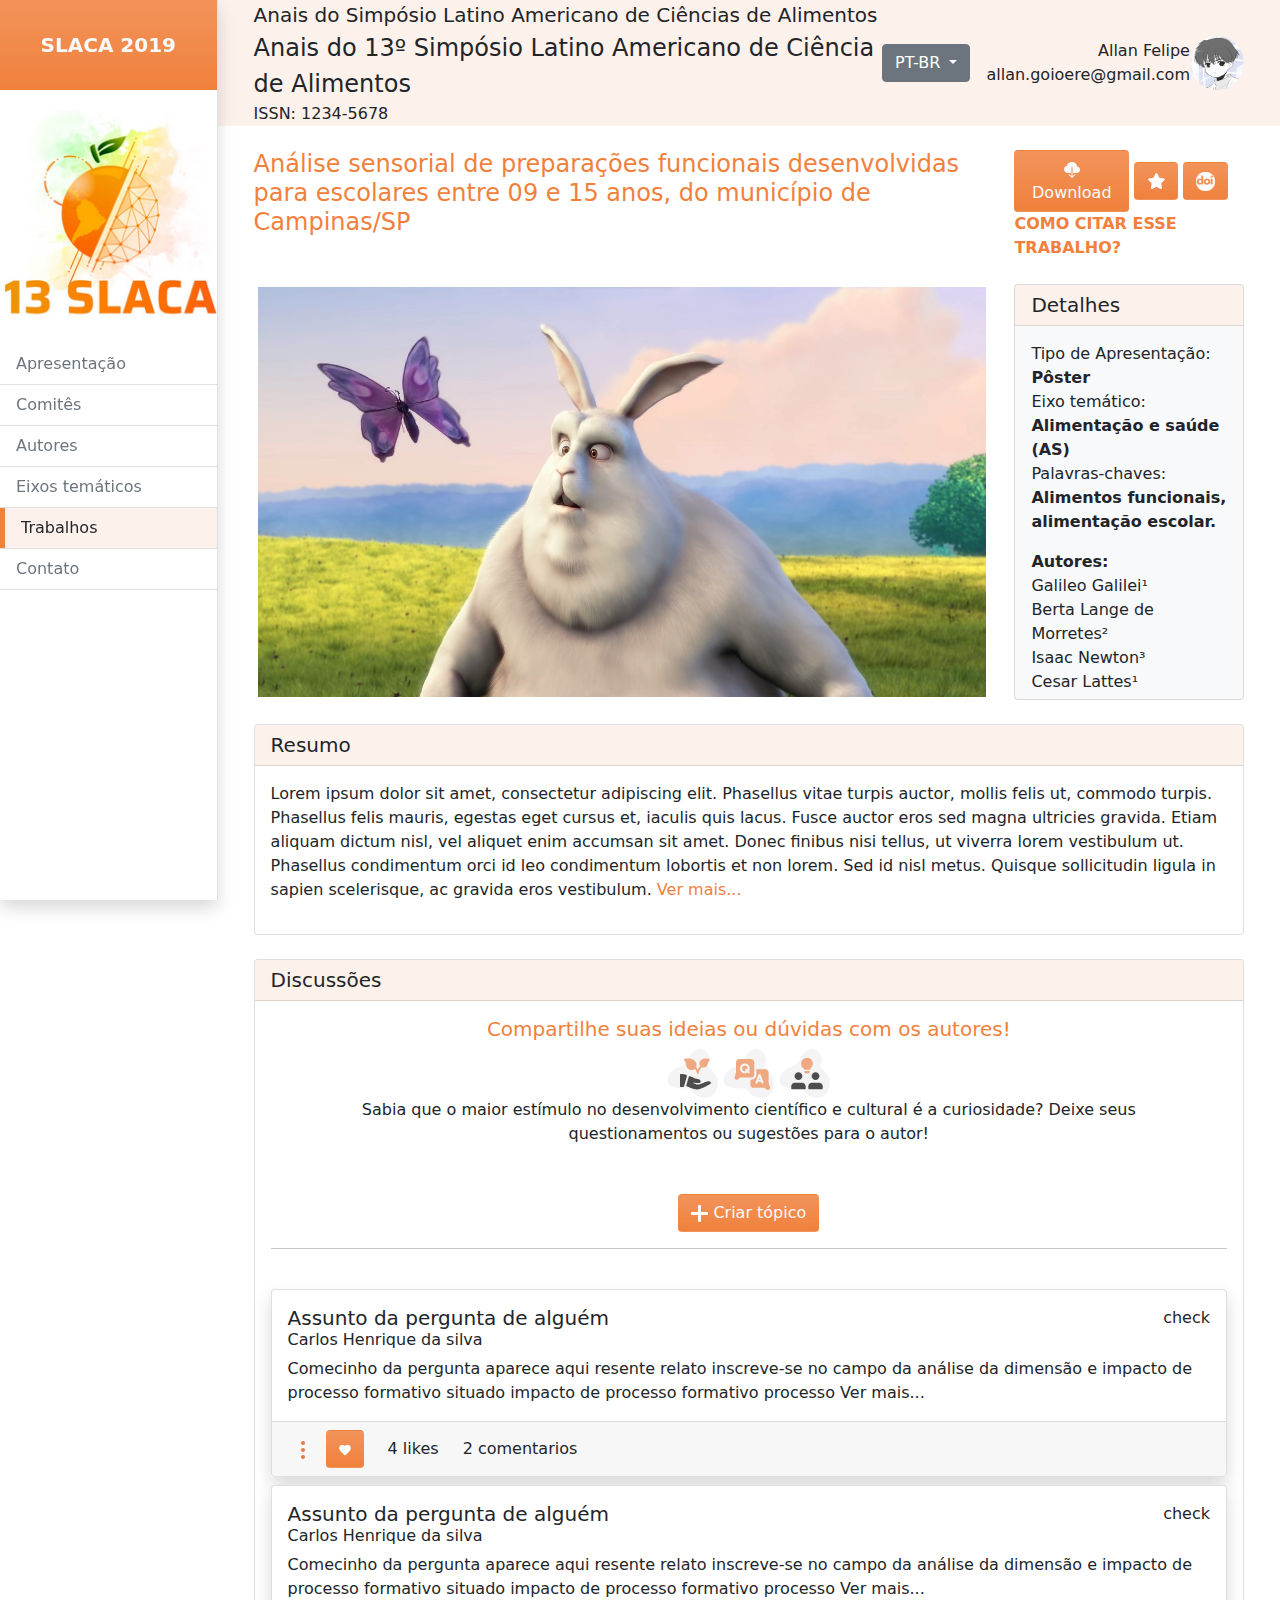
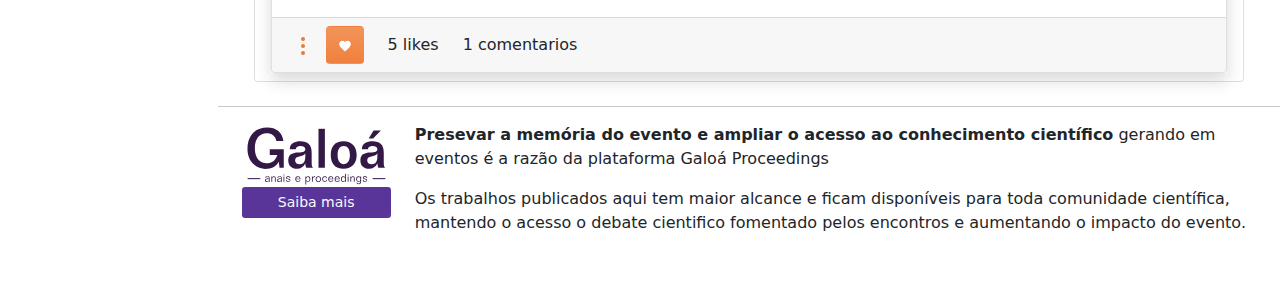
<file: index.html>
<!DOCTYPE html>
<html lang="pt-br">

<head>
    <meta charset="UTF-8">
    <meta http-equiv="X-UA-Compatible" content="IE=edge">
    <meta name="viewport" content="width=device-width, initial-scale=1.0">
    <title>SLACA 2019 - Anais do 13º Simpósio Latino Americano de Ciências de Alimentos</title>
    <link rel="stylesheet" href="./public/style/style.css">
    <link href="https://vjs.zencdn.net/7.18.1/video-js.css" rel="stylesheet" />
</head>

<body>
    <div class="container-fluid p-0 m-0">
        <div class="d-flex flex-column flex-lg-row h-lg-full bg-surface-secondary" id="page">
            <nav id="sidebar" class="navbar fixed-top p-0 navbar-expand-lg border-end shadow bg-gradient">
                <button class="navbar-toggler ms-n2" type="button" data-bs-toggle="collapse"
                    data-bs-target="#sidebarCollapse" aria-controls="sidebarCollapse" aria-expanded="false"
                    aria-label="Toggle navigation" id="buttonCollapse">
                    <svg xmlns="http://www.w3.org/2000/svg" width="25" height="25" fill="black" class="bi bi-list"
                        viewBox="0 0 16 16">
                        <path fill-rule="evenodd"
                            d="M2.5 12a.5.5 0 0 1 .5-.5h10a.5.5 0 0 1 0 1H3a.5.5 0 0 1-.5-.5zm0-4a.5.5 0 0 1 .5-.5h10a.5.5 0 0 1 0 1H3a.5.5 0 0 1-.5-.5zm0-4a.5.5 0 0 1 .5-.5h10a.5.5 0 0 1 0 1H3a.5.5 0 0 1-.5-.5z" />
                    </svg>
                </button>
                <div
                    class="bg-orange-1 bg-gradient d-flex align-items-center justify-content-center navbar-brand m-0 h-10 mh-75p text-center">
                    <a class="text-decoration-none font-weight-bold text-light" href="#">SLACA 2019</a>
                </div>
                <div class="m-0 h-10 collapse-lg-mobile d-lg-none d-flex align-items-center justify-content-center">
                    <div class="dropdown">
                        <button class="btn btn-secondary dropdown-toggle" type="button" id="dropdownLanguage1"
                            data-bs-toggle="dropdown" aria-expanded="false">
                            PT-BR
                        </button>
                        <ul class="dropdown-menu languageList" aria-labelledby="dropdownLanguage1">
                            <li><button class="dropdown-item languageSelect"
                                    data-translate-select="pt-br">PT-BR</button></li>
                            <li><button class="dropdown-item languageSelect"
                                    data-translate-select="en-us">EN-US</button></li>
                            <li><button class="dropdown-item languageSelect"
                                    data-translate-select="es-es">ES-ES</button></li>
                        </ul>
                    </div>
                    <div class="dropdown mx-2">
                        <a href="#" class="dropdown-toggle profile" id="dropdownPerfil1" data-bs-toggle="dropdown"
                            aria-expanded="false">
                            <img class="profile-image rounded-circle" src="./public/img/profile.jpg" alt="Perfil">
                        </a>
                        <ul class="dropdown-menu dropdown-menu-perfil" aria-labelledby="dropdownPerfil1">
                            <li><a class="dropdown-item">Perfil</a></li>
                            <li><a class="dropdown-item">Configurações</a></li>
                            <li><a class="dropdown-item border-top">Sair</a></li>
                        </ul>
                    </div>
                </div>
                <div class="collapse-lg">
                    <img class="collapse-lg w-100" src="./public/img/dewey4.jpg" alt=" 13 Slacas">
                </div>
                <div class="navbar-collapse collapse" id="sidebarCollapse">
                    <ul class="navbar-nav p-0 m-0 w-100">
                        <li class="nav-item border-bottom">
                            <a class="nav-link ps-3 text-secondary" href="#">Apresentação</a>
                        </li>
                        <li class="nav-item border-bottom">
                            <a class="nav-link ps-3 text-secondary" href="#">Comitês</a>
                        </li>
                        <li class="nav-item border-bottom">
                            <a class="nav-link ps-3 text-secondary" href="#">Autores</a>
                        </li>
                        <li class="nav-item border-bottom">
                            <a class="nav-link ps-3 text-secondary" href="#">Eixos temáticos</a>
                        </li>
                        <li class="nav-item border-bottom active">
                            <a class="nav-link ps-3 text-dark border-start border-5 border-orange bg-gray-1"
                                href="#page">Trabalhos</a>
                        </li>
                        <li class="nav-item border-bottom">
                            <a class="nav-link ps-3 text-secondary" href="#">Contato</a>
                        </li>
                    </ul>
                </div>
            </nav>
            <div class="w-100 p-0" id="conteudo">
                <header id="cabeca" class="row m-0 bg-gray-1 mh-75p px-4">
                    <div class="col-12 col-lg-8 d-flex flex-column justify-content-center">
                        <p class="m-0 fs-5"><span id="titulo">Anais do Simpósio Latino Americano de Ciências de
                                Alimentos</span></p>
                        <p class="m-0 fs-4"><span id="titulo_alt">Anais do 13º Simpósio Latino Americano de Ciência de
                                Alimentos</span></p>
                        <p class="m-0 fs-6">ISSN: <span id="issn">1234-5678</span></p>
                    </div>
                    <div class="collapse-lg col-lg-4 d-none d-lg-flex align-items-center justify-content-end">
                        <div class="dropdown">
                            <button class="btn btn-secondary dropdown-toggle" type="button" id="dropdownLanguage2"
                                data-bs-toggle="dropdown" aria-expanded="false">
                                PT-BR
                            </button>
                            <ul class="dropdown-menu languageList" aria-labelledby="dropdownLanguage2">
                                <li><button class="dropdown-item languageSelect"
                                        data-translate-select="pt-br">PT-BR</button></li>
                                <li><button class="dropdown-item languageSelect"
                                        data-translate-select="en-us">EN-US</button></li>
                                <li><button class="dropdown-item languageSelect"
                                        data-translate-select="es-es">ES-ES</button></li>
                            </ul>
                        </div>
                        <div class="ms-3">
                            <p class="m-0 p-0 text-end"><span id="nomePerfil">Allan Felipe</span></p>
                            <p class="m-0 p-0 text-end"><span id="emialPerfil">allan.goioere@gmail.com</span></p>
                        </div>
                        <div class="dropdown">
                            <a href="#" class="dropdown-toggle profile" id="dropdownPerfil2" data-bs-toggle="dropdown"
                                aria-expanded="false">
                                <img class="profile-image rounded-circle" src="./public/img/profile.jpg" alt="Perfil">
                            </a>
                            <ul class="dropdown-menu" aria-labelledby="dropdownPerfil2">
                                <li><a class="dropdown-item">Perfil</a></li>
                                <li><a class="dropdown-item">Configurações</a></li>
                                <li><a class="dropdown-item border-top">Sair</a></li>
                            </ul>
                        </div>
                    </div>
                </header>
                <main class="m-0 px-4 row">
                    <article class="col-12 row m-0 p-0">
                        <header class="col-12 col-lg-9 py-lg-4 pt-2 orange-1 ">
                            <h4>Análise sensorial de preparações funcionais desenvolvidas para escolares entre 09 e
                                15 anos, do município de Campinas/SP </h4>
                        </header>
                        <div class="col-12 col-lg-3 py-lg-4 pt-2">
                            <a class="btn bg-orange-1 bg-gradient text-light mw-50" href="#" download>
                                <svg xmlns="http://www.w3.org/2000/svg" width="16" height="16" fill="currentColor"
                                    class="bi bi-cloud-download-fill" viewBox="0 0 16 16">
                                    <path fill-rule="evenodd"
                                        d="M8 0a5.53 5.53 0 0 0-3.594 1.342c-.766.66-1.321 1.52-1.464 2.383C1.266 4.095 0 5.555 0 7.318 0 9.366 1.708 11 3.781 11H7.5V5.5a.5.5 0 0 1 1 0V11h4.188C14.502 11 16 9.57 16 7.773c0-1.636-1.242-2.969-2.834-3.194C12.923 1.999 10.69 0 8 0zm-.354 15.854a.5.5 0 0 0 .708 0l3-3a.5.5 0 0 0-.708-.708L8.5 14.293V11h-1v3.293l-2.146-2.147a.5.5 0 0 0-.708.708l3 3z" />
                                </svg> Download</a>
                            <button class="btn bg-orange-1 bg-gradient text-light">
                                <img src="./public/img/star.svg" alt="Favoritos">
                            </button>
                            <button class="btn bg-orange-1 bg-gradient text-light">
                                <img src="./public/img/di.svg" class="text-light" alt="di">
                            </button>
                            <div>
                                <a href="#"
                                    class="ms-2 ms-lg-0 orange-1 text-decoration-none font-weight-bold mw-100">COMO
                                    CITAR ESSE TRABALHO?</a>
                            </div>
                        </div>
                        <div class="col-12 col-lg-9 m-0 p-3 py-lg-0 px-lg-3 row">
                            <div class="col-12 ratio ratio-16x9 p-0">
                                <video id="main-video" class="video-js w-100 position-absolute p-0"
                                    poster="./public/img/bbb_thumb.jpg"
                                    data-setup='{"controls": true, "autoplay": false, "preload": "auto"}'>
                                    <source
                                        src="https://cdn.discordapp.com/attachments/948435013257543691/963181350309998592/bbb_720.mp4"
                                        type="video/mp4">
                                    <p class="vjs-no-js">
                                        Ative seu javascript para exibir o video!
                                    </p>
                                </video>
                            </div>
                        </div>
                        <aside class="row col-12 col-lg-3 m-0" id="aside-main">
                            <div class="card text-dark bg-light p-0 inherit">
                                <div class="card-header bg-gray-1">
                                    <h5 class="m-0">Detalhes</h5>
                                </div>
                                <div class="card-body overflow-scroll-lg">
                                    <p class="card-text m-0">Tipo de Apresentação: <strong><span
                                                id="tipoApresentacao">Pôster</span></strong></p>
                                    <p class="card-text m-0">Eixo temático: <strong><span id="tema">Alimentação e
                                                saúde (AS)</span></strong></p>
                                    <p class="card-text">Palavras-chaves: <strong><span id="chaves">Alimentos
                                                funcionais, alimentação escolar.</span></strong></p>
                                    <p class="card-text m-0"><strong>Autores:</strong></p>
                                    <ul class="list-style-none p-0" id="listaAutores">
                                        <li>Galileo Galilei¹</li>
                                        <li>Berta Lange de Morretes²</li>
                                        <li>Isaac Newton³</li>
                                        <li>Cesar Lattes¹</li>
                                        <li>Stephen Hawking⁴</li>
                                        <li>Allan Felipe⁵</li>
                                    </ul>
                                    <ul class="list-style-none p-0 fs-6 text-muted" id="listaUniversidades">
                                        <li>¹Universidade Estadual de Campinas</li>
                                        <li>²Universidade de São Paulo</li>
                                        <li>³Instituto Nacional de Pesquisas Espaciais</li>
                                        <li>⁴Universidade Federal do Rio de Janeiro</li>
                                        <li>⁵Universidade Tecnologica Federal do Paraná</li>
                                    </ul>
                                </div>
                            </div>
                        </aside>
                        <div class="col-12">
                            <section class="card text-dark my-4 p-0 w-100">
                                <div class="card-header bg-gray-1">
                                    <h5 class="m-0">Resumo</h5>
                                </div>
                                <div class="card-body is-pointer" id="btn-more-main">
                                    <p class="card-text" id="text-resumo-main"> Lorem ipsum dolor sit amet, consectetur
                                        adipiscing elit.
                                        Phasellus vitae turpis auctor, mollis felis ut, commodo turpis. Phasellus felis
                                        mauris, egestas eget cursus et, iaculis quis lacus. Fusce auctor eros sed magna
                                        ultricies gravida. Etiam aliquam dictum nisl, vel aliquet enim accumsan sit
                                        amet. Donec finibus nisi tellus, ut viverra lorem vestibulum ut. Phasellus
                                        condimentum orci id leo condimentum lobortis et non lorem. Sed id nisl metus.
                                        Quisque sollicitudin ligula in sapien scelerisque, ac gravida eros vestibulum.
                                        <span class="orange-1" id="dots-main">Ver mais...</span>
                                    </p>

                                    <div id="more-main" class="d-none">
                                        <p class="card-text" id="text-resumo-1">Fusce vitae luctus dui. Donec id euismod
                                            mauris, in
                                            volutpat
                                            urna. Proin dapibus consequat feugiat. Proin dictum justo arcu, quis
                                            vestibulum
                                            augue lacinia quis. Sed dignissim dui nulla, ut faucibus mauris sodales id.
                                            Aliquam erat volutpat. Maecenas dolor enim, tincidunt id elit non, suscipit
                                            interdum turpis. Etiam finibus urna libero, eget interdum eros volutpat
                                            ullamcorper. Pellentesque et pretium lorem. Aenean interdum quis diam ac
                                            porttitor. Cras nec ipsum pulvinar, pharetra libero non, ornare enim. Etiam
                                            in
                                            laoreet odio.
                                        </p>
                                        <p class="card-text" id="text-resumo-2">Nam eget tristique elit, at fermentum
                                            tellus. Mauris
                                            scelerisque ligula id eleifend feugiat. Donec eleifend vehicula sem nec
                                            dapibus.
                                            Integer scelerisque neque dui, in lacinia erat molestie eu. Phasellus
                                            maximus
                                            dui eget lacus porta tempor. Ut ex nibh, dignissim quis purus semper,
                                            efficitur
                                            facilisis turpis. Praesent blandit elementum ultricies. Aliquam sit amet
                                            enim
                                            sit amet nulla pulvinar lobortis consectetur non odio. Phasellus at lacus
                                            hendrerit, vulputate nisi sit amet, viverra mauris. Etiam eu scelerisque
                                            orci.
                                            Quisque sagittis, mi vitae pharetra iaculis, orci elit eleifend massa, eu
                                            posuere mauris odio id odio. Morbi eu libero luctus, consectetur lorem vel,
                                            interdum sapien. Aenean in porta arcu. Maecenas eu maximus massa.
                                        </p>
                                        <p class="card-text" id="text-resumo-3">Praesent velit dolor, dignissim sed quam
                                            ac, efficitur
                                            porta
                                            justo. Pellentesque porta pharetra felis ut hendrerit. Nulla facilisi.
                                            Aliquam
                                            erat volutpat. Nunc sit amet faucibus quam. Maecenas dapibus luctus dolor at
                                            viverra. Duis nec fringilla libero. Duis risus nibh, viverra ac orci nec,
                                            iaculis dictum sem. Aliquam at malesuada arcu. Aliquam erat volutpat. Donec
                                            varius ipsum purus, ut vehicula purus placerat vitae. Lorem ipsum dolor sit
                                            amet, consectetur adipiscing elit.
                                        </p>
                                    </div>
                                </div>
                            </section>
                        </div>
                    </article>
                </main>
                <section class="px-4 m-0 row">
                    <div class="col-12">
                        <div class="card text-dark">
                            <div class="card-header bg-gray-1">
                                <h5 class="m-0">Discussões</h5>
                            </div>
                            <div>
                                <div class="card-body text-center px-lg-5" id="dots-form">
                                    <h5 class="orange-1">Compartilhe suas ideias ou dúvidas com os autores!</h5>
                                    <div>
                                        <img src="./public/img/mao.svg" alt="icones">
                                        <img src="./public/img/linguagem.svg" alt="icones">
                                        <img src="./public/img/comunicacao.svg" alt="icones">
                                    </div>
                                    <p>Sabia que o maior estímulo no desenvolvimento científico e cultural é a
                                        curiosidade? Deixe seus questionamentos ou sugestões para o autor!</p>
                                </div>
                                <div class="card-body d-none text-center" id="more-form">
                                    <p class="text-secondary">Tem uma dúvida ou sugestão? Compartilhe seu feedback com
                                        os autores!</p>
                                </div>
                                <div class="card-body d-none text-center" id="more-success-form">
                                    <h5 class="orange-1">Seu tópico foi enviado com sucesso! :D</h5>
                                    <p class="text-secondary">Agradecemos por sua contribuição, uma notificação será
                                        enviada ao seu email assim que seu tópico for respondido!</p>
                                    <a class="orange-1" href="#">Descubra outros trabalhos!</a>
                                </div>
                                <div class="card-body text-center" id="btn-form">
                                    <button class="btn bg-orange-1 bg-gradient text-light" id="btn-more-form"> <img
                                            src="./public/img/plus.svg" alt="+"> Criar tópico</button>
                                    <hr>
                                </div>
                                <div class="card-body d-none" id="disc-form">
                                    <form>
                                        <div class="mb-3">
                                            <label for="assunto"
                                                class="form-label orange-1 font-weight-bold">Assunto</label>
                                            <input type="text" class="form-control" id="assunto"
                                                placeholder="Defina um tópico sucinto para notificar os autores...">
                                        </div>
                                        <div class="m-0">
                                            <p class="orange-1 font-weight-bold">Assunto</p>
                                            <div class="border h-150 p-4" id='editor' contenteditable>
                                                Insira seu texto
                                            </div>
                                        </div>
                                        <div class="toolbar text-end border">
                                            <button class="btn" type="button" data-command='bold'>B</button>
                                            <button class="btn" type="button" data-command='italic'>I</button>
                                            <button id="form-enviar" class="btn bg-orange-1 bg-gradient text-light"
                                                type="button">Enviar</button>
                                        </div>
                                    </form>
                                </div>
                                <div class="card-body d-none text-center" id="success-form">
                                    <h5 class="text-dark">Aguardando feedback dos autores</h5>
                                    <a class="orange-1 text-decoration-none" href="#disc-form" id="editar-form">Editar
                                        tópico</a>
                                </div>
                            </div>
                            <div class="px-3 mb-2" id="com">
                                <div class="mt-2 shadow" id="com-1">
                                    <article class="card">
                                        <div class="card-body is-pointer" id="body-com-1">
                                            <div class="d-flex justify-content-between m-0">
                                                <h5 class="card-title m-0"><span id="tit-com-1">Assunto da pergunta de
                                                        alguém</span></h5>
                                                <p class="m-0"><span id="check-com-1">check</span></p>
                                            </div>
                                            <h6><span id="nome-com-1">Carlos Henrique da silva</span></h6>
                                            <div id="text-com-1">
                                                <p class="card-text">
                                                    Comecinho da pergunta aparece aqui resente relato inscreve-se no
                                                    campo
                                                    da análise da dimensão e impacto de processo formativo situado
                                                    impacto
                                                    de processo formativo processo <span id="dots-com-1">Ver
                                                        mais...</span>
                                                    <span id="more-com-1" class="d-none">
                                                        formativo processo resente relato inscreve-se no campo da
                                                        análise da
                                                        dimensão e impacto de processo formativo situado impacto de
                                                        processo
                                                        formativo processo?
                                                    </span>
                                                </p>
                                            </div>
                                        </div>
                                        <div class="card-footer d-flex justify-content-start align-items-center">
                                            <div class="dropdown">
                                                <button class="btn orange-1 me-2 dropdown-toggle text-light drop-com"
                                                    type="button" id="com-drop-1" data-bs-toggle="dropdown"
                                                    aria-expanded="false">
                                                    <img src="./public/img/3-dots.svg" alt="menu">
                                                </button>
                                                <ul class="dropdown-menu" aria-labelledby="com-drop-1">
                                                    <li><button class="dropdown-item">Denúnciar</button></li>
                                                    <li><button class="dropdown-item">Responder</button></li>
                                                </ul>
                                            </div>
                                            <div class="d-flex align-items-center justify-content-center">
                                                <button class="btn bg-orange-1 bg-gradient text-light">
                                                    <img src="./public/img/heart.svg" alt="Favoritar">
                                                </button>
                                            </div>
                                            <div class="d-flex align-items-center justify-content-center">
                                                <p class="mx-2 mx-lg-4 my-0"><span>4</span> likes</p>
                                            </div>
                                            <div class="d-flex align-items-center justify-content-center">
                                                <p class="my-0"><span>2</span> comentarios</p>
                                            </div>
                                        </div>
                                    </article>
                                    <div class="d-none" id="more-coms-1">
                                        <article class="card">
                                            <div class="card-body">
                                                <div class="d-flex justify-content-between m-0">
                                                    <h6><span id="nome-com-1-res-1">Maria Eduarda dos Santos</span></h6>
                                                    <p class="m-0"><span id="check-com-1-res-1">check</span></p>
                                                </div>
                                                <div id="text-com-1-res-1">
                                                    <p class="card-text">
                                                        zzzzzzzzzzzzzzzzzzzz
                                                    </p>
                                                </div>
                                            </div>
                                        </article>
                                        <article class="card">
                                            <div class="card-body">
                                                <div class="d-flex justify-content-between m-0">
                                                    <h6><span id="nome-com-1-res-2">Carlos Henrique da silva</span></h6>
                                                    <p class="m-0"><span id="check-com-1-res-2">check</span></p>
                                                </div>
                                                <div id="text-com-1-res-2">
                                                    <p class="card-text">Uma grande resposta.</p>
                                                </div>
                                            </div>
                                        </article>
                                    </div>
                                </div>
                                <div class="mt-2 shadow" id="com-2">
                                    <article class="card">
                                        <div class="card-body is-pointer" id="body-com-2">
                                            <div class="d-flex justify-content-between m-0">
                                                <h5 class="card-title m-0"><span id="tit-com-2">Assunto da pergunta de
                                                        alguém</span></h5>
                                                <p class="m-0"><span id="check-com-2">check</span></p>
                                            </div>
                                            <h6><span id="nome-com-2">Carlos Henrique da silva</span></h6>
                                            <div id="text-com-2">
                                                <p class="card-text">
                                                    Comecinho da pergunta aparece aqui resente relato inscreve-se no
                                                    campo
                                                    da análise da dimensão e impacto de processo formativo situado
                                                    impacto
                                                    de processo formativo processo <span id="dots-com-2">Ver
                                                        mais...</span>
                                                    <span id="more-com-2" class="d-none">
                                                        formativo processo resente relato inscreve-se no campo da
                                                        análise da
                                                        dimensão e impacto de processo formativo situado impacto de
                                                        processo
                                                        formativo processo?
                                                    </span>
                                                </p>
                                            </div>
                                        </div>
                                        <div class="card-footer d-flex justify-content-start align-items-center">
                                            <div class="dropdown">
                                                <button class="btn orange-1 me-2 dropdown-toggle text-light drop-com"
                                                    type="button" id="com-drop-2" data-bs-toggle="dropdown"
                                                    aria-expanded="false">
                                                    <img src="./public/img/3-dots.svg" alt="menu">
                                                </button>
                                                <ul class="dropdown-menu" aria-labelledby="com-drop-2">
                                                    <li><button class="dropdown-item">Denúnciar</button></li>
                                                    <li><button class="dropdown-item">Responder</button></li>
                                                </ul>
                                            </div>
                                            <div class="d-flex align-items-center justify-content-center">
                                                <button class="btn bg-orange-1 bg-gradient text-light">
                                                    <img src="./public/img/heart.svg" alt="Favoritar">
                                                </button>
                                            </div>
                                            <div class="d-flex align-items-center justify-content-center">
                                                <p class="mx-2 mx-lg-4 my-0"><span>5</span> likes</p>
                                            </div>
                                            <div class="d-flex align-items-center justify-content-center">
                                                <p class="my-0"><span>1</span> comentarios</p>
                                            </div>
                                        </div>
                                    </article>
                                    <div class="d-none" id="more-coms-2">
                                        <article class="card">
                                            <div class="card-body">
                                                <div class="d-flex justify-content-between m-0">
                                                    <h6><span id="nome-com-2-res-1">Rafael Souza da silva</span></h6>
                                                    <p class="m-0"><span id="check-com-2-res-1">check</span></p>
                                                </div>
                                                <div id="text-com-2-res-1">
                                                    <p class="card-text">
                                                        Também ínteressante lembrar que o relato inscreve-se no campo da
                                                        análise da dimensão e impacto de processo formativo situado
                                                        impacto
                                                        de processo formativo processo resente relato inscreve-se no
                                                        campo
                                                        da análise da dimensão e impacto de processo formativo situado
                                                        impacto de processo formativo processo.
                                                    </p>
                                                    <p class="card-text">
                                                        Situado impacto de processo formativo processo resente relato
                                                        inscreve-se no campo da análise da dimensão e impacto de
                                                        processo
                                                        formativo situado impacto de processo formativo processo.
                                                    </p>
                                                </div>
                                            </div>
                                        </article>
                                    </div>
                                </div>
                            </div>
                        </div>
                    </div>
                </section>
                <hr class="mt-4">
                <footer class="m-0 px-4 h-15">
                    <div class="row">
                        <div class="col-12 mb-2 col-lg-2 text-center">
                            <a href="#">
                                <img src="./public/img/galoa-logo.svg" alt="Galoa">
                            </a>
                            <button class="btn btn-sm w-100 bg-purple-1 text-light">Saiba mais</button>
                        </div>
                        <div class="col mb-5">
                            <p><strong>Presevar a memória do evento e ampliar o acesso ao conhecimento
                                    científico</strong> gerando em eventos é a razão da plataforma Galoá Proceedings</p>
                            <p>Os trabalhos publicados aqui tem maior alcance e ficam disponíveis para toda comunidade
                                científica, mantendo o acesso o debate cientifico fomentado pelos encontros e aumentando
                                o impacto do evento.</p>
                        </div>
                    </div>
                </footer>
            </div>
        </div>
    </div>
    <script src="https://code.jquery.com/jquery-3.6.0.min.js"
        integrity="sha256-/xUj+3OJU5yExlq6GSYGSHk7tPXikynS7ogEvDej/m4=" crossorigin="anonymous"></script>
    <script src="https://vjs.zencdn.net/7.18.1/video.min.js"></script>
    <script src="https://cdn.jsdelivr.net/npm/bootstrap@5.1.3/dist/js/bootstrap.bundle.min.js"
        integrity="sha384-ka7Sk0Gln4gmtz2MlQnikT1wXgYsOg+OMhuP+IlRH9sENBO0LRn5q+8nbTov4+1p"
        crossorigin="anonymous"></script>
    <script src="https://cdn.ckeditor.com/ckeditor5/33.0.0/classic/ckeditor.js"></script>
    <script src="./public/script/app.js"></script>

</body>

</html>
</file>
